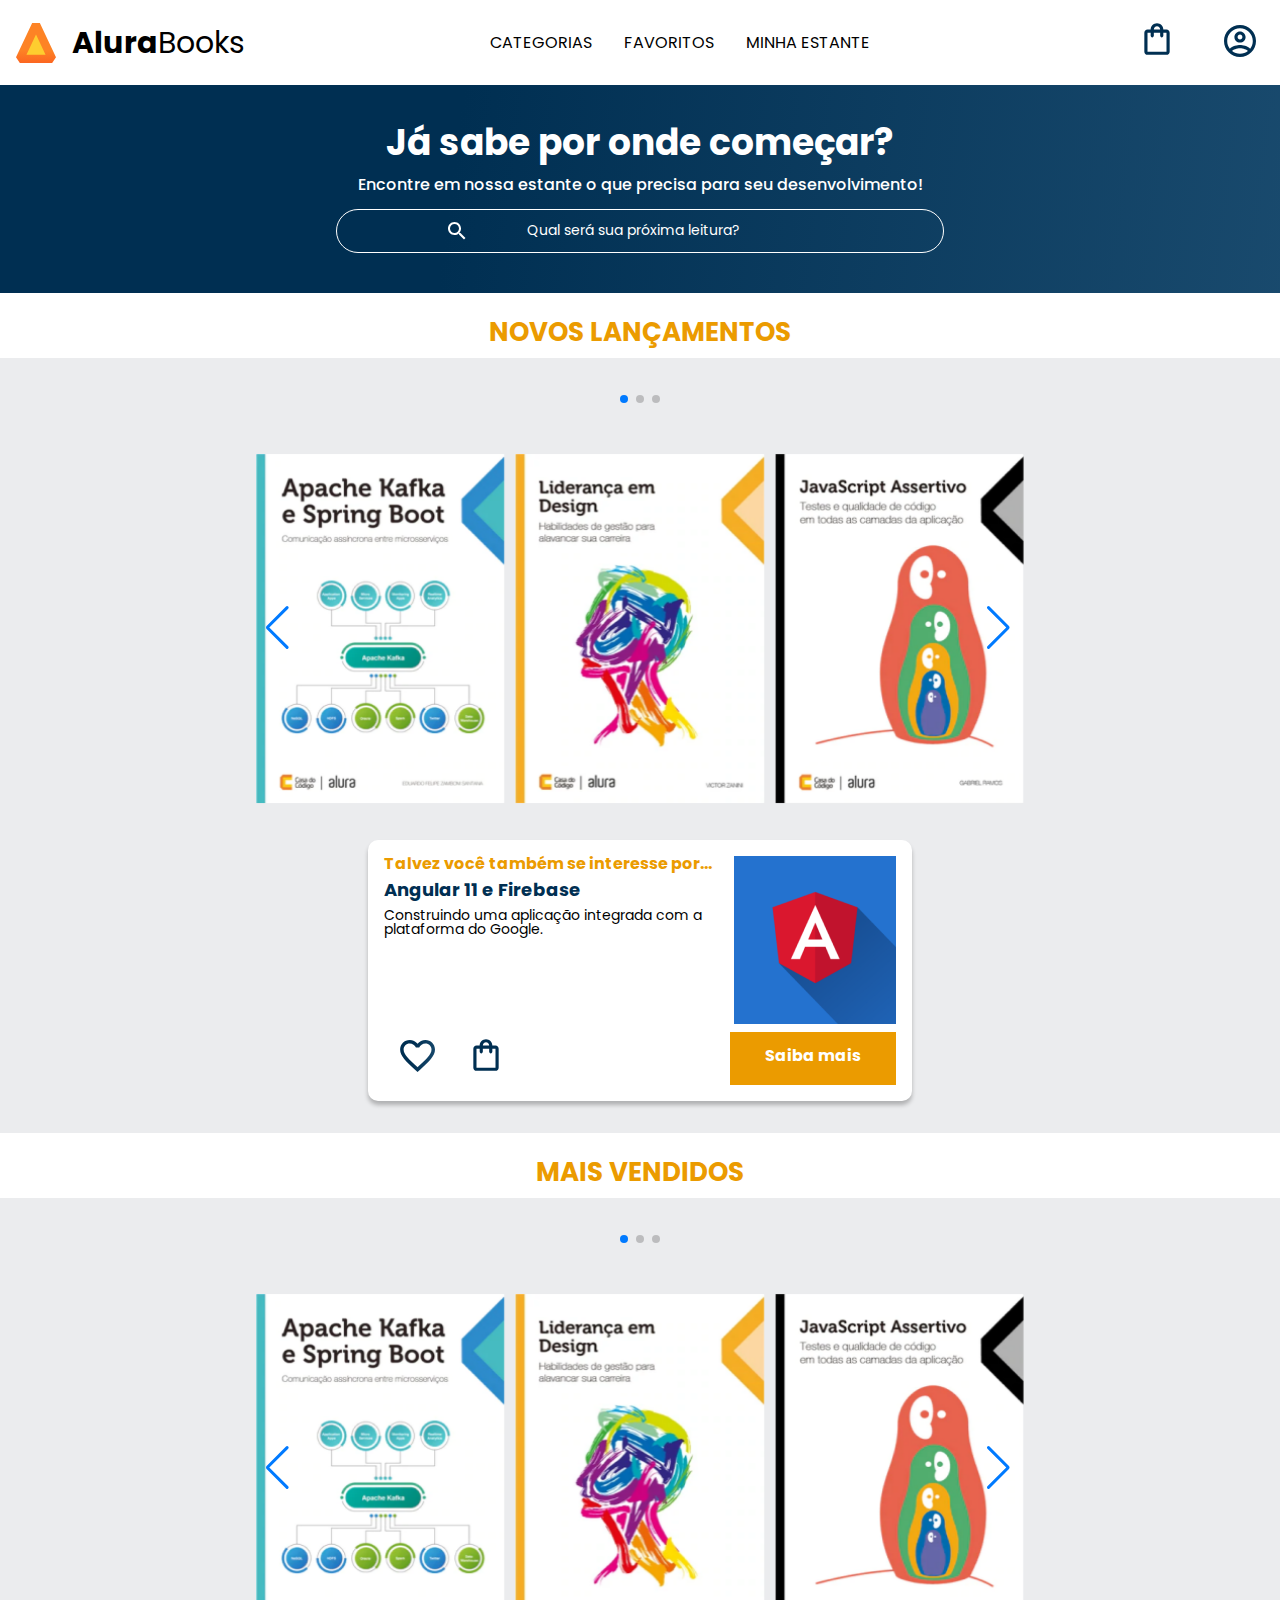
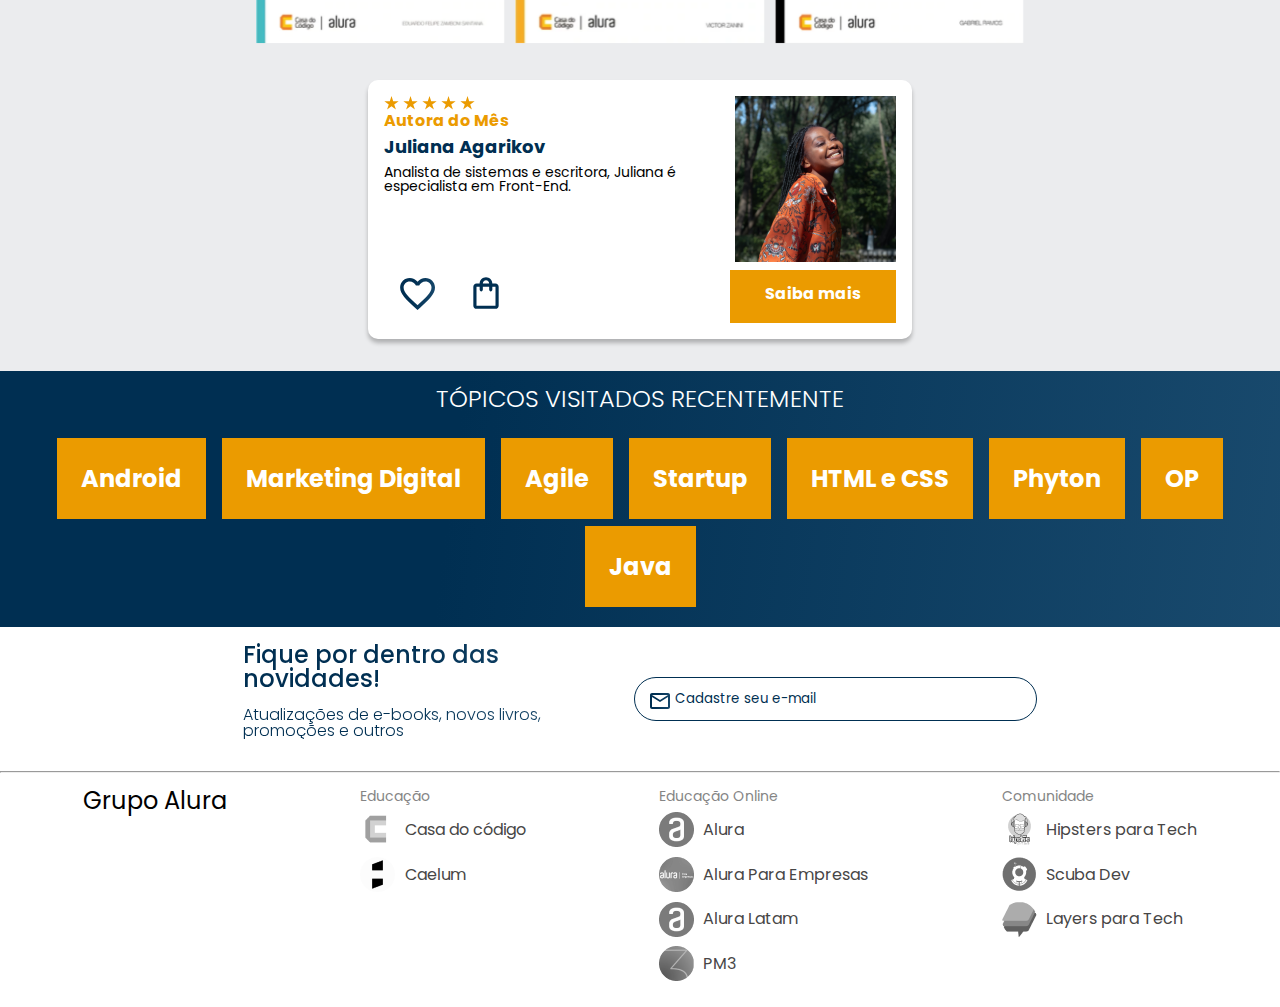
<file: index.html>
<!DOCTYPE html>
<html>

<head>
    <meta charset="UTF-8">
    <meta name="viewport" content="width=device-width, initial-scale=1.0">
    <title>AluraBooks</title>
    <link rel="stylesheet" href="reset.css">
    <link rel="preconnect" href="https://fonts.googleapis.com">
    <link rel="preconnect" href="https://fonts.gstatic.com" crossorigin>
    <link href="https://fonts.googleapis.com/css2?family=Poppins:wght@300;400;500;700&display=swap" rel="stylesheet">
    <link href="https://fonts.googleapis.com/css2?family=Josefin+Sans:ital,wght@0,400;1,700&display=swap" rel="stylesheet">
    <link rel="stylesheet" href="https://cdn.jsdelivr.net/npm/swiper@8/swiper-bundle.min.css"/>
    <link rel="stylesheet" href="styles.css">
</head>

<body>
    
    <header class="cabecalho">
        <div class="container">
            <input type="checkbox" id="menu" class="container__botao">
            <label for="menu">
                <span class="cabecalho__menu-hamburguer container__imagem"></span>
            </label>
            <ul class="lista-menu">
                <li class="lista-menu__titulo">Categorias</li>
                <li class="lista-menu__item"> 
                    <a href="#" class="lista-menu__link">Programação</a>
                </li>
                <li class="lista-menu__item"> 
                    <a href="#" class="lista-menu__link">Front-end</a>
                </li>
                <li class="lista-menu__item"> 
                    <a href="#" class="lista-menu__link">Infraestrutura</a>
                </li>
                <li class="lista-menu__item"> 
                    <a href="#" class="lista-menu__link">Business</a>
                </li>
                <li class="lista-menu__item"> 
                    <a href="#" class="lista-menu__link">Design & UX</a>
                </li>
            </ul>
            <img src="img/Logo.svg" alt="Logo da Alura Books" class="container__imagem">
            <h1 class="container__titulo"><b class="container__titulo--negrito">Alura</b>Books</h1>
        </div>

        <ul class="opcoes">
            <input type="checkbox" id="opcoes__menu" class="opcoes__botao">
            <label for="opcoes__menu">
               <li class="opcoes__item">Categorias</li> 
            </label>

            <ul class="lista-menu">
                <li class="lista-menu__item"> 
                    <a href="#" class="lista-menu__link">Programação</a>
                </li>
                <li class="lista-menu__item"> 
                    <a href="#" class="lista-menu__link">Front-end</a>
                </li>
                <li class="lista-menu__item"> 
                    <a href="#" class="lista-menu__link">Infraestrutura</a>
                </li>
                <li class="lista-menu__item"> 
                    <a href="#" class="lista-menu__link">Business</a>
                </li>
                <li class="lista-menu__item"> 
                    <a href="#" class="lista-menu__link">Design & UX</a>
                </li>
            </ul>
            
            <li class="opcoes__item"><a href="#" class="opcoes__link">Favoritos</a></li>
            <li class="opcoes__item"><a href="#" class="opcoes__link">Minha estante</a></li>
        </ul>
        
        <div class="container">
            <a href="#">
                <img src="img/Favoritos.svg" alt="Meus favoritos" class="container__imagem container__imagem-transparente">
            </a>
            <a href="#" class="container__link">
                <img src="img/Compras.svg" alt="Carrinho de compras" class="container__imagem">
                <p class="container__texto">Minha Sacola</p>
            </a>
            <a href="#" class="container__link">
                <img src="img/Usuário.svg" alt="Meu Perfil" class="container__imagem">
                <p class="container__texto">Meu Perfil</p>
            </a>
        </div>
    </header>

    <section class="banner">
        <h2 class="banner__titulo">Já sabe por onde começar?</h2>
        <p class="banner__texto">Encontre em nossa estante o que precisa para seu desenvolvimento!</p>
        <input type="search" class="banner__pesquisa" placeholder="Qual será sua próxima leitura?">
    </section>

    <section class="carrossel"> 
        <h2 class="carrossel__titulo">Novos lançamentos</h2>
        <!-- Slider main container -->
        <div class="carrossel__container">
            <div class="swiper">
                <!-- Additional required wrapper -->
                <!-- If we need pagination -->
                <div class="swiper-pagination"></div>
                <div class="swiper-wrapper">
                    <!-- Slides -->
                    <div class="swiper-slide"><img src="img/ApacheKafka.png" alt="Livro sobre apache kafta e spring boot da AluraBooks"></div>
                    <div class="swiper-slide"><img src="img/Liderança.png" alt="Livro sobre liderança da AluraBooks"></div>
                    <div class="swiper-slide"><img src="img/Javascript.png" alt="Livro sobre Javascript da AluraBooks"></div>
                    <div class="swiper-slide"><img src="img/Guia Front-end.png" alt="Livro sobre Front-end da AluraBooks"></div>
                    <div class="swiper-slide"><img src="img/Portugol.png" alt="Livro sobre Portugol da AluraBooks"></div>
                </div>
        
                <!-- If we need navigation buttons -->
                <div class="swiper-button-prev"></div>
                <div class="swiper-button-next"></div>
            </div>

            <div class="card">
                <!-- 1º linha -->
                <div class="card__descricao">
                    <!-- 1º coluna -->
                    <div class="descricao">
                        <h3 class="descricao__titulo">Talvez você também se interesse por...</h3>
                        <h2 class="descricao__titulo-livro">Angular 11 e Firebase</h2>
                        <p class="descricao__texto">Construindo uma aplicação integrada com a plataforma do Google.</p>    
                    </div>
                    <!-- 2º coluna -->
                    <img src="img/Angular.png" class="descricao__imagem" alt="Logo Angular">
                </div>
                <!-- 2º linha -->
                <div class="card__botoes">
                    <!-- 1º coluna -->
                    <ul class="botoes">
                        <li class="botoes__item"><img src="img/Favoritos.svg" alt="Favoritar Livro"></li>
                        <li class="botoes__item"><img src="img/Compras.svg" alt="Adicionar no carrinho de compras"></li>
                    </ul>
                    <!-- 2º coluna -->
                    <a href="" class="botoes__ancora">Saiba mais</a>
                </div>   
            </div>
        </div>
    </section>

    <section class="carrossel">
        <h2 class="carrossel__titulo">Mais vendidos</h2>
        <div class="carrossel__container">
            <div class="swiper">
                <div class="swiper-pagination"></div>
                    <div class="swiper-wrapper">
                        <div class="swiper-slide"><img src="img/ApacheKafka.png" alt="Livro sobre apache kafta e spring boot da AluraBooks"></div>
                        <div class="swiper-slide"><img src="img/Liderança.png" alt="Livro sobre liderança da AluraBooks"></div>
                        <div class="swiper-slide"><img src="img/Javascript.png" alt="Livro sobre Javascript da AluraBooks"></div>
                        <div class="swiper-slide"><img src="img/Guia Front-end.png" alt="Livro sobre Front-end da AluraBooks"></div>
                        <div class="swiper-slide"><img src="img/Portugol.png" alt="Livro sobre Portugol da AluraBooks"></div>
                    </div>
                    <div class="swiper-button-prev"></div>
                    <div class="swiper-button-next"></div>
                </div>
                <div class="card">
                    <div class="card__descricao">
                        <div class="descricao">
                            <img class="descricao2__imagem" src="img/Star 1.svg" alt="Estrela">
                            <img class="descricao2__imagem" src="img/Star 1.svg" alt="Estrela">
                            <img class="descricao2__imagem" src="img/Star 1.svg" alt="Estrela">
                            <img class="descricao2__imagem" src="img/Star 1.svg" alt="Estrela">
                            <img class="descricao2__imagem" src="img/Star 1.svg" alt="Estrela">
                            <h3 class="descricao__titulo">Autora do Mês</h3>
                            <h2 class="descricao__titulo-livro">Juliana Agarikov</h2>
                            <p class="descricao__texto">Analista de sistemas e escritora, Juliana é especialista em Front-End. </p>
                        </div>
                        <img class="descricao__imagem" src="img/Perfil-escritora 1-1.png" alt="Foto da Escritora do mês">
                    </div>

                    <div class="card__botoes">
                    <ul class="botoes">
                            <li class="botoes__item"><img src="img/Favoritos.svg" alt="Favoritar Livro"></li>
                            <li class="botoes__item"><img src="img/Compras.svg" alt="Adicionar no carrinho de compras"></li>
                        </ul>    
                        <a href="" class="botoes__ancora">Saiba mais</a>
                    </div>
                </div>
            </div>
        </div>
    </section>

    <section class="topicos">
        <h2 class="topicos__titulo">TÓPICOS VISITADOS RECENTEMENTE</h2>
        <ul class="topicos__lista">
            <li class="topicos__item">
                <a href="#" class="topicos__link">Android</a>
            </li>
            <li class="topicos__item">
                <a href="#" class="topicos__link">Marketing Digital</a>
            </li>
            <li class="topicos__item">
                <a href="#" class="topicos__link">Agile</a>
            </li>
            <li class="topicos__item">
                <a href="#" class="topicos__link">Startup</a>
            </li>
            <li class="topicos__item">
                <a href="#" class="topicos__link">HTML e CSS</a>
            </li>
            <li class="topicos__item">
                <a href="#" class="topicos__link">Phyton</a>
            </li>
            <li class="topicos__item">
                <a href="#" class="topicos__link">OP</a>
            </li>
            <li class="topicos__item">
                <a href="#" class="topicos__link">Java</a>
            </li>
        </ul>
    </section>

    <section class="contato">
        <div class="contato__descricao">
            <h2 class="contato__titulo">Fique por dentro das novidades!</h2>
            <p class="contato__texto">Atualizações de e-books, novos livros, promoções e outros</p>
        </div>
        <input type="email" placeholder="Cadastre seu e-mail" class="contato__email">
    </section>

    <!-- Quebra de contexto com risco -->
    <hr/>

    <footer class="rodape">
        <h2 class="rodape__titulo">Grupo Alura</h2>
        <ul class="lista-rodape">
            <li class="lista-rodape__titulo">Educação</li>
            <li class="lista-rodape__item">
                <img src="img/CasaDoCodigo.png" alt="Logo da CasaDoCodigo">
                <a href="#" class="lista-rodape__link">Casa do código</a>
            </li>
            <li class="lista-rodape__item">
                <img src="img/Caelum.png" alt="Logo da Caelum">
                <a href="#" class="lista-rodape__link">Caelum</a>
            </li>
        </ul>
        <ul class="lista-rodape">
            <li class="lista-rodape__titulo">Educação Online</li>
            <li class="lista-rodape__item">
                <img src="img/Alura.png" alt="Logo da Alura">
                <a href="#" class="lista-rodape__link">Alura</a>
            </li>
            <li class="lista-rodape__item">
                <img src="img/AluraEmpresas.png" alt="Logo da Alura Empresas">
                <a href="#" class="lista-rodape__link">Alura Para Empresas</a>
            </li>
            <li class="lista-rodape__item">
                <img src="img/AluraLatam.png" alt="Logo da Alura Latam">
                <a href="#" class="lista-rodape__link">Alura Latam</a>
            </li>
            <li class="lista-rodape__item">
                <img src="img/PM3.png" alt="Logo da PM3">
                <a href="#" class="lista-rodape__link">PM3</a>
            </li>
        </ul>
        <ul class="lista-rodape">
            <li class="lista-rodape__titulo">Comunidade</li>
            <li class="lista-rodape__item">
                <img src="img/HipstersTech.png" alt="Logo da HipstersTech">
                <a href="#" class="lista-rodape__link">Hipsters para Tech</a>
            </li>
            <li class="lista-rodape__item">
                <img src="img/Scuba.png" alt="Logo da Scuba">
                <a href="#" class="lista-rodape__link">Scuba Dev</a>
            </li>
            <li class="lista-rodape__item">
                <img src="img/Layers.png" alt="Logo Layers para Tech">
                <a href="#" class="lista-rodape__link">Layers para Tech</a>
            </li>
        </ul>

    </footer>

    <script src="https://cdn.jsdelivr.net/npm/swiper@8/swiper-bundle.min.js"></script>
    <script>
        const swiper = new Swiper('.swiper', {
            spaceBetween: 10,
            slidesPerView: 3,
            pagination: {
                el: '.swiper-pagination',
                type: 'bullets',
            },
        });
    </script>
</body>

</html>
</file>
<file: styles.css>
@import url("styles/header.css");
@import url("styles/banner.css");
@import url("styles/carrossel.css");
@import url("styles/topicos.css");
@import url("styles/contato.css");
@import url("styles/rodape.css");

:root{
    --cor-de-fundo: #EBECEE;
    --branco: #FFFFFF;
    --laranja: #eb9b00;
    --azul-degrade: linear-gradient(97.54deg, #002F52 35.49%, #326589 165.37%);
    --fonte-principal: "Poppins";
    --azul: #002F52;
    --fonte-segundaria: "Josefin Sans";
    --pretor: #000000;
    --cinza: #474646;
    --cinza-claro: #858585;
}

body{
    background-color: var(--cor-de-fundo);
    font-family: var(--fonte-principal);
    font-size: 16px;
    font-weight: 400;
}
</file>
